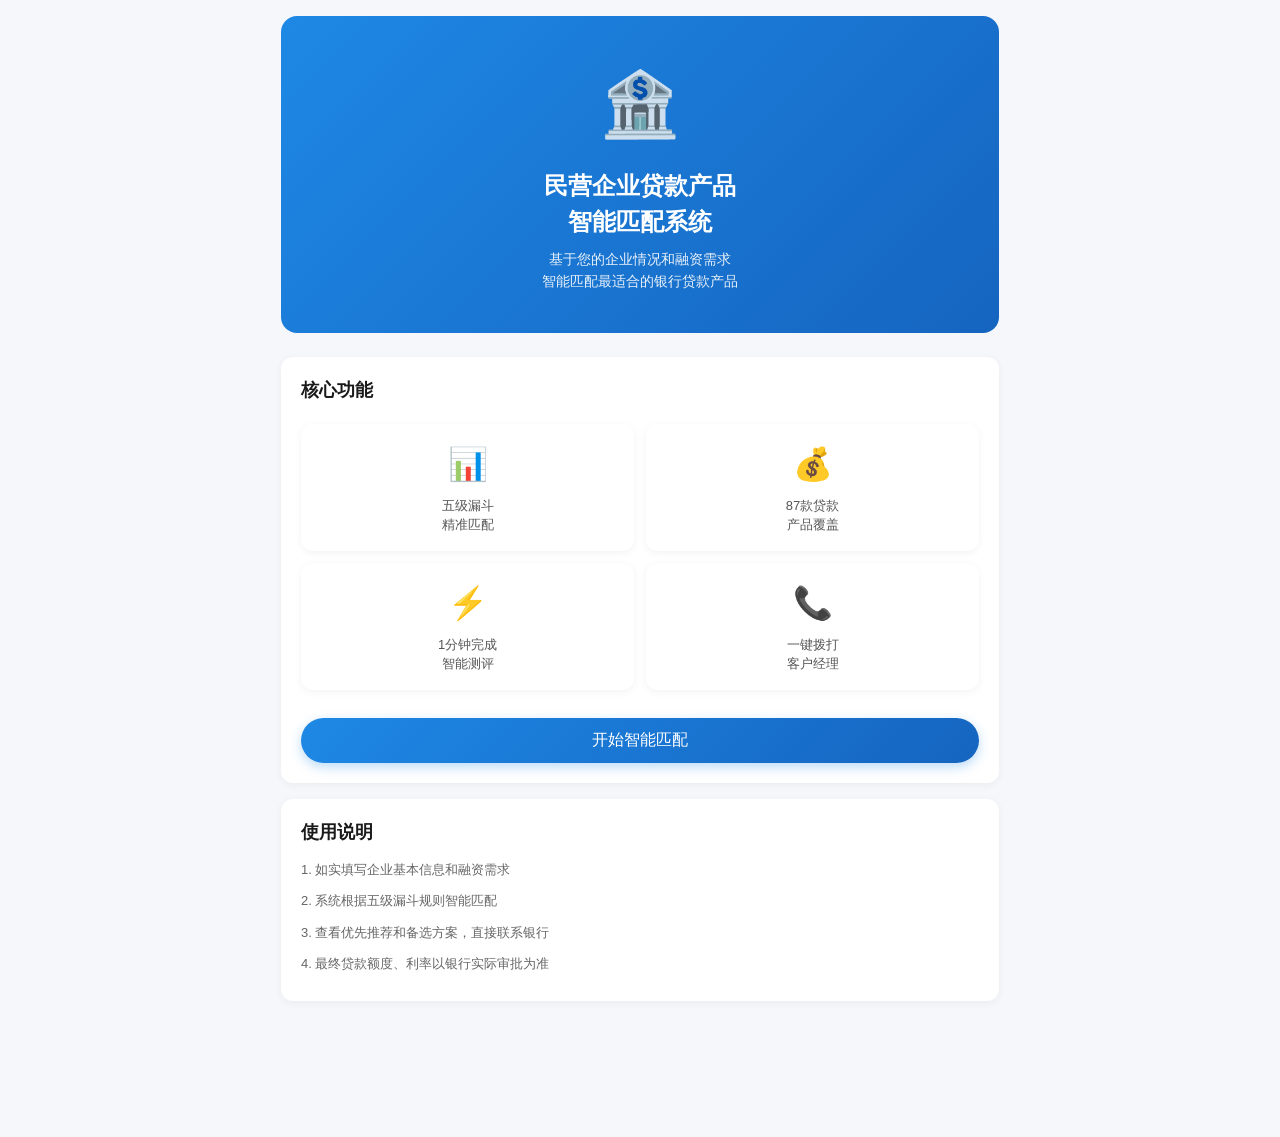
<file: index.html>
<!DOCTYPE html>
<html lang="zh-CN">
<head>
  <meta charset="UTF-8">
  <meta name="viewport" content="width=device-width, initial-scale=1.0, maximum-scale=1.0, user-scalable=no">
  <meta name="apple-mobile-web-app-capable" content="yes">
  <meta name="apple-mobile-web-app-status-bar-style" content="black-translucent">
  <title>黄石市民营企业贷款产品智能匹配系统</title>
  <link rel="stylesheet" href="css/style.css">
</head>
<body>
  <div class="container">
    <div class="hero">
      <div class="hero-icon">🏦</div>
      <div class="hero-title">民营企业贷款产品<br>智能匹配系统</div>
      <div class="hero-desc">基于您的企业情况和融资需求<br>智能匹配最适合的银行贷款产品</div>
    </div>

    <div class="card">
      <div class="title-md" style="margin-bottom: 16px;">核心功能</div>
      <div class="feature-list">
        <div class="feature-item">
          <div class="feature-icon">📊</div>
          <div class="feature-text">五级漏斗<br>精准匹配</div>
        </div>
        <div class="feature-item">
          <div class="feature-icon">💰</div>
          <div class="feature-text">87款贷款<br>产品覆盖</div>
        </div>
        <div class="feature-item">
          <div class="feature-icon">⚡</div>
          <div class="feature-text">1分钟完成<br>智能测评</div>
        </div>
        <div class="feature-item">
          <div class="feature-icon">📞</div>
          <div class="feature-text">一键拨打<br>客户经理</div>
        </div>
      </div>

      <div class="start-btn-wrap">
        <button class="btn-primary" onclick="startTest()">开始智能匹配</button>
      </div>
    </div>

    <div class="card">
      <div class="title-md" style="margin-bottom: 12px;">使用说明</div>
      <div class="tip-item" style="font-size: 13px; color: #666; line-height: 1.8; margin-bottom: 8px;">
        1. 如实填写企业基本信息和融资需求
      </div>
      <div class="tip-item" style="font-size: 13px; color: #666; line-height: 1.8; margin-bottom: 8px;">
        2. 系统根据五级漏斗规则智能匹配
      </div>
      <div class="tip-item" style="font-size: 13px; color: #666; line-height: 1.8; margin-bottom: 8px;">
        3. 查看优先推荐和备选方案，直接联系银行
      </div>
      <div class="tip-item" style="font-size: 13px; color: #666; line-height: 1.8;">
        4. 最终贷款额度、利率以银行实际审批为准
      </div>
    </div>
  </div>

  <script src="js/products.js"></script>
  <script src="js/matcher.js?v=20260917"></script>
  <script src="js/common.js"></script>
  <script src="js/github-db.js"></script>
  <script>
    // 页面加载时记录访问量
    document.addEventListener('DOMContentLoaded', function() {
      if (window.GitHubDB) {
        window.GitHubDB.addVisitor();
      }
    });

    function startTest() {
      Store.remove('formData');
      Store.remove('matchResult');
      window.location.href = 'questionnaire.html';
    }
  </script>
</body>
</html>
</file>
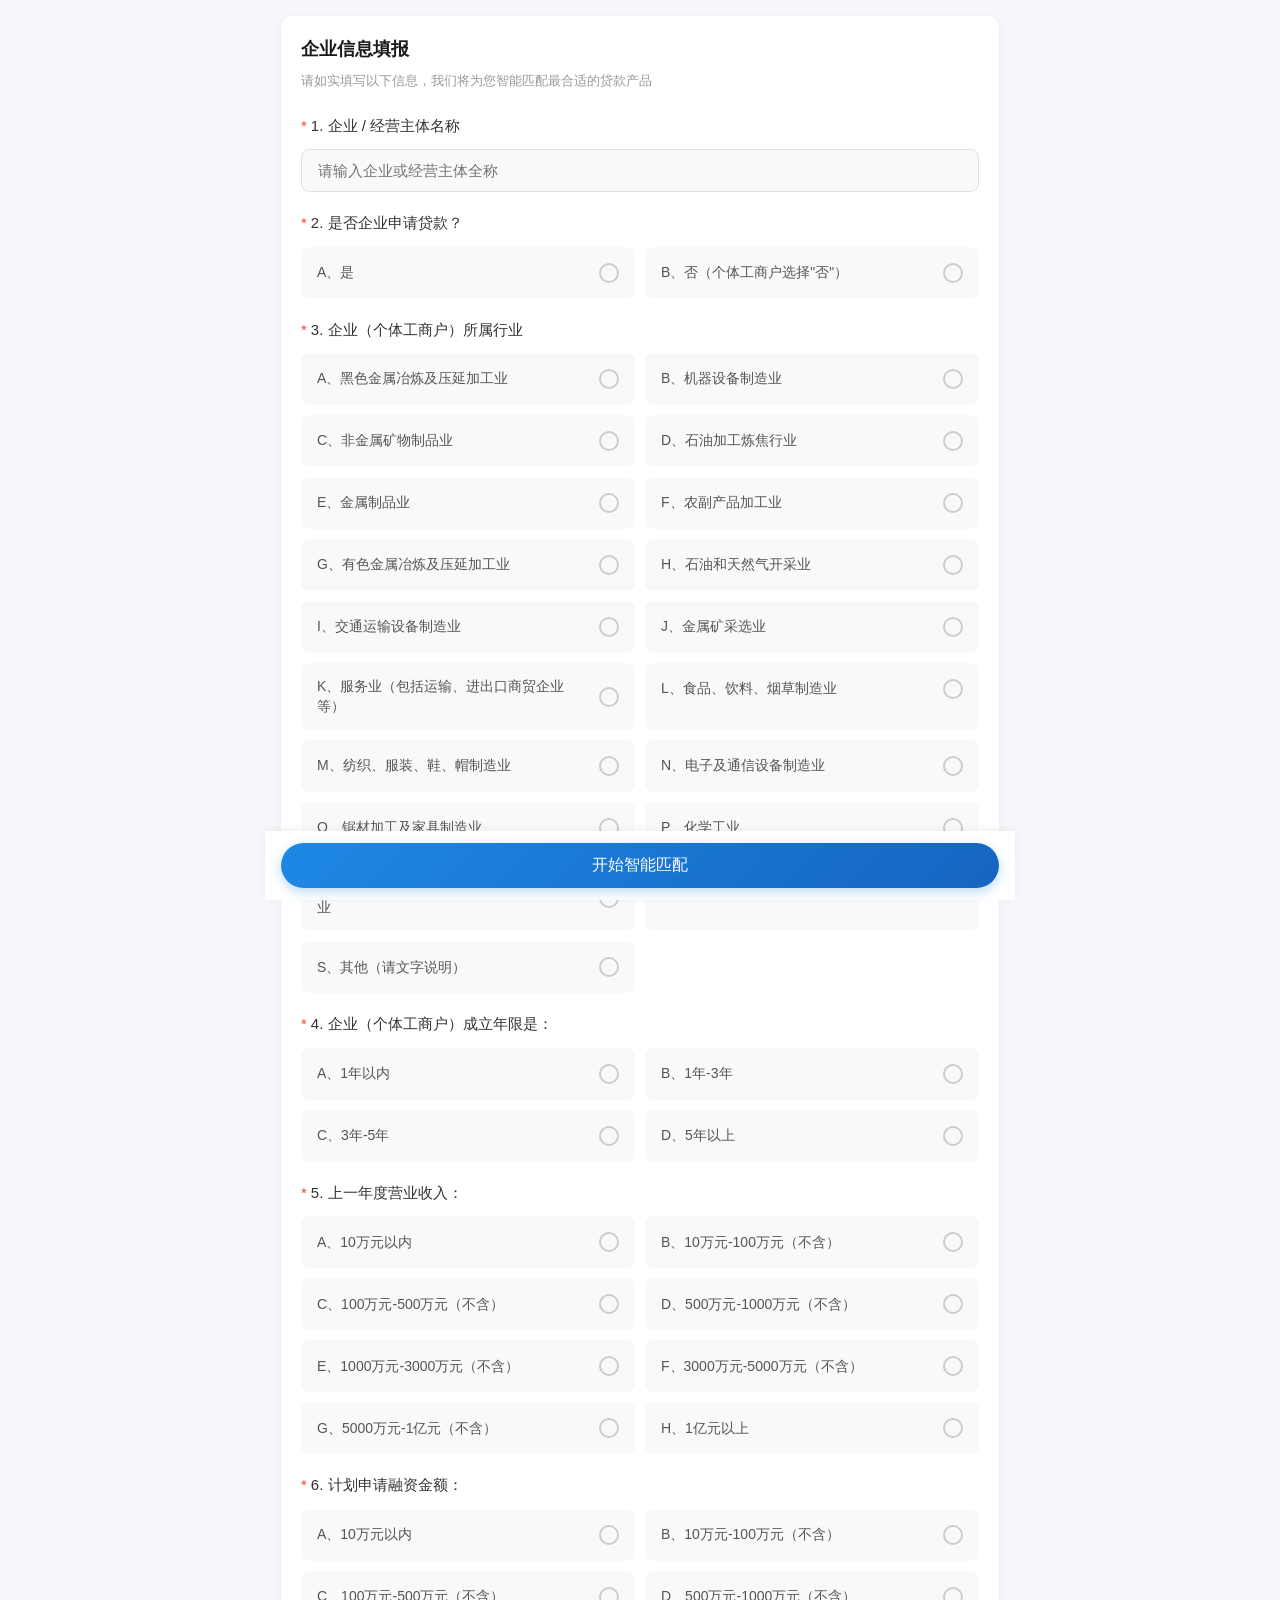
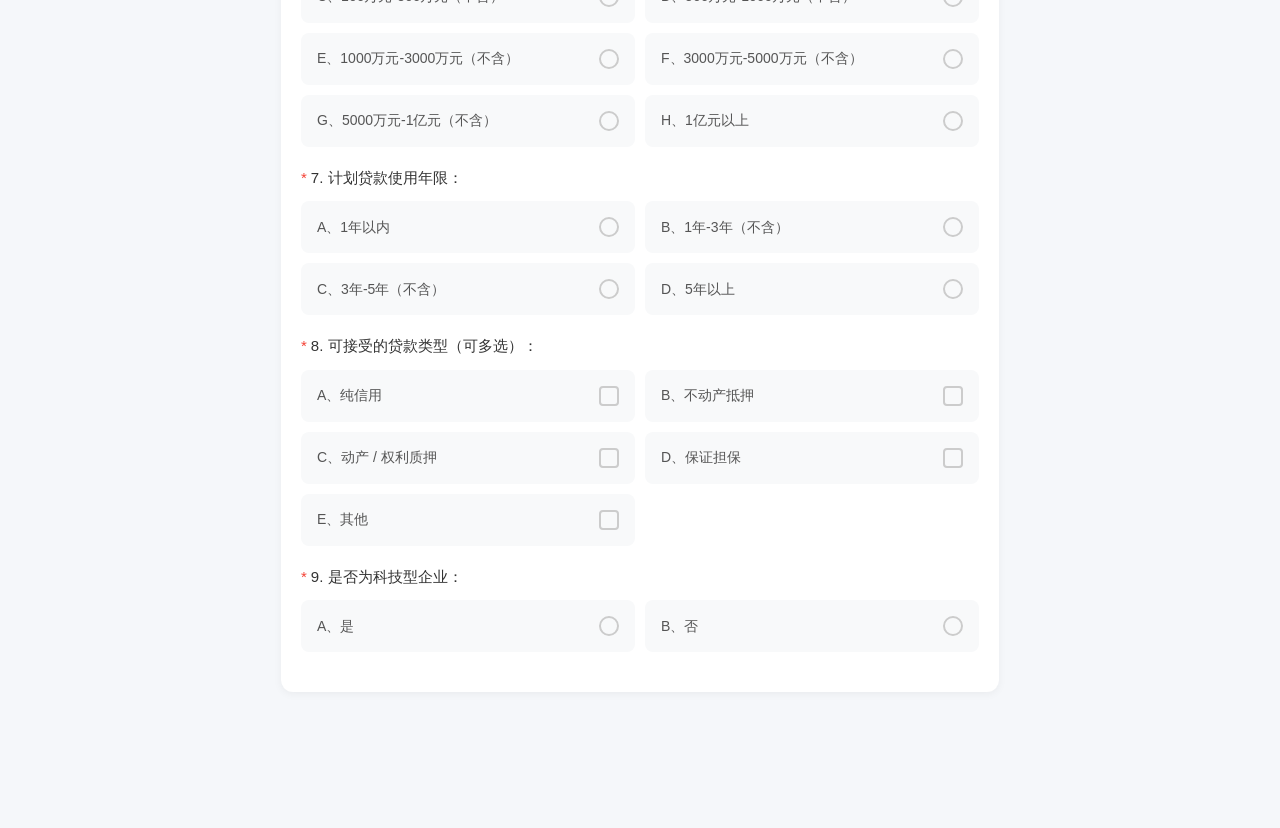
<file: questionnaire.html>
<!DOCTYPE html>
<html lang="zh-CN">
<head>
  <meta charset="UTF-8">
  <meta name="viewport" content="width=device-width, initial-scale=1.0, maximum-scale=1.0, user-scalable=no">
  <meta name="apple-mobile-web-app-capable" content="yes">
  <meta name="apple-mobile-web-app-status-bar-style" content="black-translucent">
  <title>填写问卷 - 贷款产品智能匹配</title>
  <link rel="stylesheet" href="css/style.css">
</head>
<body>
  <div class="container">
    <div class="card">
      <div class="title-md" style="margin-bottom: 8px;">企业信息填报</div>
      <div style="font-size: 13px; color: #999; margin-bottom: 24px;">请如实填写以下信息，我们将为您智能匹配最合适的贷款产品</div>

      <!-- 第1题：企业/经营主体名称（填空） -->
      <div class="form-item">
        <div class="form-label"><span class="required">*</span>1. 企业 / 经营主体名称</div>
        <input class="form-input" id="company_name" placeholder="请输入企业或经营主体全称" />
      </div>

      <!-- 第2题：是否企业申请贷款（单选） -->
      <div class="form-item">
        <div class="form-label"><span class="required">*</span>2. 是否企业申请贷款？</div>
        <div class="option-group" id="is_enterprise_group"></div>
      </div>

      <!-- 第3题：所属行业（单选+S项填空） -->
      <div class="form-item">
        <div class="form-label"><span class="required">*</span>3. 企业（个体工商户）所属行业</div>
        <div class="option-group" id="industry_group"></div>
        <div class="form-item" id="industry_other_wrap" style="display:none; margin-top:12px; margin-bottom:0;">
          <input class="form-input" id="industry_other" placeholder="请填写具体行业" />
        </div>
      </div>

      <!-- 第4题：成立年限（单选） -->
      <div class="form-item">
        <div class="form-label"><span class="required">*</span>4. 企业（个体工商户）成立年限是：</div>
        <div class="option-group" id="years_group"></div>
      </div>

      <!-- 第5题：上一年度营业收入（单选） -->
      <div class="form-item">
        <div class="form-label"><span class="required">*</span>5. 上一年度营业收入：</div>
        <div class="option-group" id="revenue_group"></div>
      </div>

      <!-- 第6题：计划申请融资金额（单选） -->
      <div class="form-item">
        <div class="form-label"><span class="required">*</span>6. 计划申请融资金额：</div>
        <div class="option-group" id="loan_amount_group"></div>
      </div>

      <!-- 第7题：计划贷款使用年限（单选） -->
      <div class="form-item">
        <div class="form-label"><span class="required">*</span>7. 计划贷款使用年限：</div>
        <div class="option-group" id="loan_term_group"></div>
      </div>

      <!-- 第8题：可接受的贷款类型（多选） -->
      <div class="form-item">
        <div class="form-label"><span class="required">*</span>8. 可接受的贷款类型（可多选）：</div>
        <div class="option-group" id="guarantee_types_group"></div>
        <div class="selected-hint" id="guarantee_hint" style="display:none;"></div>
      </div>

      <!-- 第9题：是否为科技型企业（单选） -->
      <div class="form-item">
        <div class="form-label"><span class="required">*</span>9. 是否为科技型企业：</div>
        <div class="option-group" id="is_tech_group"></div>
      </div>
    </div>
  </div>

  <!-- 底部按钮 -->
  <div class="bottom-nav">
    <div class="nav-right" style="flex:1; padding:0;">
      <button class="btn-primary" id="submit_btn" onclick="submitForm()">开始智能匹配</button>
    </div>
  </div>

  <script src="js/products.js"></script>
  <script src="js/matcher.js?v=20260917"></script>
  <script src="js/common.js"></script>
  <script src="js/github-db.js"></script>
  <script src="js/questionnaire.js"></script>
</body>
</html>
</file>
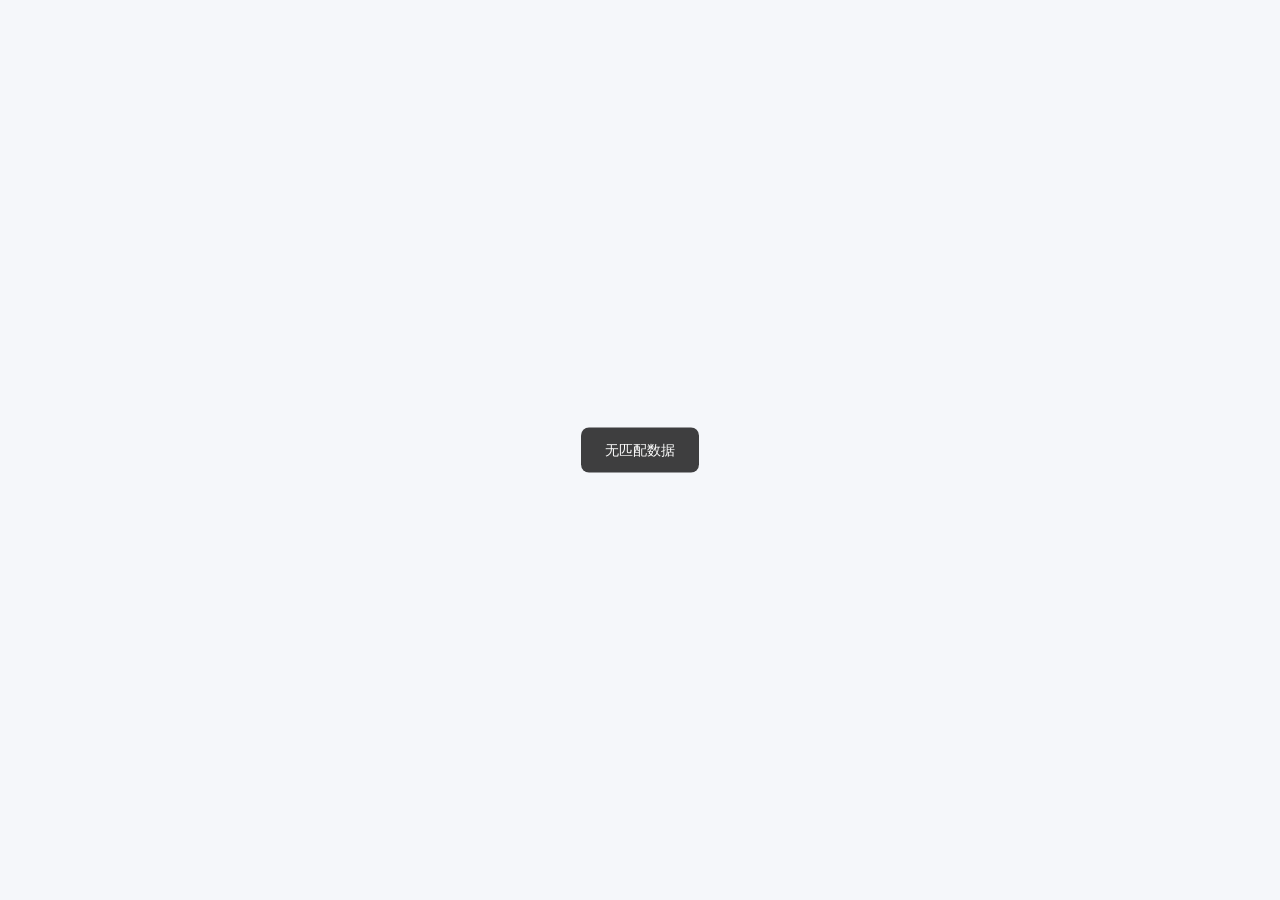
<file: result.html>
<!DOCTYPE html>
<html lang="zh-CN">
<head>
  <meta charset="UTF-8">
  <meta name="viewport" content="width=device-width, initial-scale=1.0, maximum-scale=1.0, user-scalable=no">
  <meta name="apple-mobile-web-app-capable" content="yes">
  <meta name="apple-mobile-web-app-status-bar-style" content="black-translucent">
  <title>匹配结果 - 贷款产品智能匹配</title>
  <link rel="stylesheet" href="css/style.css">
</head>
<body>
  <div class="container" id="result-container">
    <!-- 内容由JS渲染 -->
  </div>

  <script src="js/products.js"></script>
  <script src="js/matcher.js?v=20260917"></script>
  <script src="js/common.js"></script>
  <script src="js/github-db.js"></script>
  <script src="js/result.js"></script>
</body>
</html>
</file>
<file: css/style.css>
/* 全局样式 - H5贷款匹配系统 */
* {
  margin: 0;
  padding: 0;
  box-sizing: border-box;
  -webkit-tap-highlight-color: transparent;
}

html, body {
  font-family: -apple-system, BlinkMacSystemFont, "PingFang SC", "Helvetica Neue", Helvetica, "Microsoft YaHei", Arial, sans-serif;
  background: #f5f7fa;
  color: #333;
  font-size: 14px;
  line-height: 1.5;
  min-height: 100vh;
}

/* 容器 */
.container {
  max-width: 750px;
  margin: 0 auto;
  padding: 16px;
  padding-bottom: 120px;
  min-height: 100vh;
}

/* 卡片 */
.card {
  background: #fff;
  border-radius: 12px;
  padding: 20px;
  margin-bottom: 16px;
  box-shadow: 0 2px 8px rgba(0, 0, 0, 0.05);
}

/* 标题 */
.title-lg {
  font-size: 22px;
  font-weight: bold;
  color: #1a1a1a;
  margin-bottom: 8px;
}

.title-md {
  font-size: 18px;
  font-weight: 600;
  color: #1a1a1a;
}

/* 按钮 */
.btn-primary, .btn-secondary {
  display: inline-flex;
  align-items: center;
  justify-content: center;
  padding: 12px 28px;
  border-radius: 24px;
  font-size: 16px;
  font-weight: 500;
  border: none;
  cursor: pointer;
  transition: all 0.2s ease;
  text-decoration: none;
  width: 100%;
}

.btn-primary {
  background: linear-gradient(135deg, #1e88e5, #1565c0);
  color: #fff;
  box-shadow: 0 4px 12px rgba(30, 136, 229, 0.3);
}

.btn-primary:active {
  transform: scale(0.98);
  box-shadow: 0 2px 8px rgba(30, 136, 229, 0.3);
}

.btn-secondary {
  background: #f0f0f0;
  color: #555;
}

.btn-secondary:active {
  background: #e0e0e0;
}

/* 底部导航 */
.bottom-nav {
  display: flex;
  position: fixed;
  bottom: 0;
  left: 0;
  right: 0;
  max-width: 750px;
  margin: 0 auto;
  padding: 12px 16px;
  padding-bottom: calc(12px + env(safe-area-inset-bottom));
  background: #fff;
  box-shadow: 0 -2px 8px rgba(0, 0, 0, 0.05);
  z-index: 100;
}

.nav-left {
  flex: 1;
  padding-right: 8px;
}

.nav-right {
  flex: 1;
  padding-left: 8px;
}

/* 进度条 */
.progress-bar {
  display: flex;
  background: #fff;
  border-radius: 12px;
  padding: 20px 12px;
  margin-bottom: 16px;
  box-shadow: 0 2px 8px rgba(0, 0, 0, 0.05);
}

.progress-step {
  flex: 1;
  text-align: center;
  position: relative;
}

.step-circle {
  width: 32px;
  height: 32px;
  border-radius: 50%;
  background: #e0e0e0;
  color: #fff;
  display: flex;
  align-items: center;
  justify-content: center;
  margin: 0 auto 8px;
  font-size: 14px;
  font-weight: bold;
}

.progress-step.active .step-circle {
  background: linear-gradient(135deg, #1e88e5, #1565c0);
  box-shadow: 0 2px 8px rgba(30, 136, 229, 0.4);
}

.progress-step.done .step-circle {
  background: #4caf50;
}

.step-line {
  position: absolute;
  top: 14px;
  left: 50%;
  width: 100%;
  height: 3px;
  background: #e0e0e0;
}

.progress-step.done .step-line {
  background: #4caf50;
}

.step-text {
  font-size: 12px;
  color: #999;
}

.progress-step.active .step-text,
.progress-step.done .step-text {
  color: #1e88e5;
  font-weight: 500;
}

/* 表单 */
.form-item {
  margin-bottom: 20px;
}

.form-label {
  display: flex;
  align-items: center;
  font-size: 15px;
  color: #333;
  font-weight: 500;
  margin-bottom: 12px;
}

.required {
  color: #f44336;
  margin-right: 4px;
}

.form-input {
  width: 100%;
  padding: 12px 16px;
  background: #f8f9fa;
  border: 1px solid #e0e0e0;
  border-radius: 8px;
  font-size: 15px;
  color: #333;
  outline: none;
  transition: border-color 0.2s;
}

.form-input:focus {
  border-color: #1e88e5;
  background: #fff;
}

/* 选项组 */
.option-group {
  display: flex;
  flex-wrap: wrap;
  gap: 10px;
}

.option-item {
  flex: 0 0 calc(50% - 5px);
  box-sizing: border-box;
  background: #f8f9fa;
  border-radius: 8px;
  border: 2px solid transparent;
  transition: all 0.2s ease;
  overflow: hidden;
  cursor: pointer;
}

.option-content {
  display: flex;
  align-items: center;
  justify-content: space-between;
  padding: 12px 14px;
  min-height: 48px;
}

.option-text {
  flex: 1;
  font-size: 14px;
  line-height: 1.4;
  word-break: break-all;
  padding-right: 6px;
  color: #555;
}

.option-radio, .option-checkbox {
  width: 20px;
  height: 20px;
  border-radius: 50%;
  background: #1e88e5;
  color: #fff;
  display: flex;
  align-items: center;
  justify-content: center;
  font-size: 12px;
  font-weight: bold;
  margin-left: 10px;
  flex-shrink: 0;
}

.option-checkbox {
  border-radius: 4px;
}

.option-item:not(.active) .option-radio,
.option-item:not(.active) .option-checkbox {
  background: transparent;
  border: 2px solid #ccc;
  color: transparent;
}

.option-item.active {
  background: #e3f2fd;
  border-color: #1976d2;
}

.option-item.active .option-text {
  color: #1565c0;
  font-weight: 500;
}

.option-item:active {
  transform: scale(0.98);
}

.selected-hint {
  margin-top: 10px;
  font-size: 13px;
  color: #1976d2;
  background: #e3f2fd;
  display: inline-block;
  padding: 4px 14px;
  border-radius: 20px;
}

/* 首页 */
.hero {
  text-align: center;
  padding: 40px 20px;
  background: linear-gradient(135deg, #1e88e5, #1565c0);
  color: #fff;
  border-radius: 16px;
  margin-bottom: 24px;
}

.hero-icon {
  font-size: 64px;
  margin-bottom: 16px;
}

.hero-title {
  font-size: 24px;
  font-weight: bold;
  margin-bottom: 8px;
}

.hero-desc {
  font-size: 14px;
  opacity: 0.9;
  line-height: 1.6;
}

.feature-list {
  display: flex;
  flex-wrap: wrap;
  gap: 12px;
  margin-top: 20px;
}

.feature-item {
  flex: 0 0 calc(50% - 6px);
  background: #fff;
  border-radius: 12px;
  padding: 16px;
  text-align: center;
  box-shadow: 0 2px 8px rgba(0, 0, 0, 0.05);
}

.feature-icon {
  font-size: 32px;
  margin-bottom: 8px;
}

.feature-text {
  font-size: 13px;
  color: #555;
}

.start-btn-wrap {
  margin-top: 28px;
}

/* 结果页 */
.summary-card {
  background: linear-gradient(135deg, #fff8e1, #ffecb3);
}

.summary-title {
  font-size: 16px;
  font-weight: 600;
  color: #f57c00;
  margin-bottom: 16px;
}

.summary-grid {
  display: flex;
  flex-wrap: wrap;
  gap: 12px;
}

.summary-item {
  flex: 0 0 calc(50% - 6px);
}

.summary-label {
  font-size: 12px;
  color: #999;
  margin-bottom: 4px;
}

.summary-value {
  font-size: 14px;
  color: #333;
  font-weight: 500;
}

.summary-value.highlight {
  color: #e65100;
  font-size: 16px;
  font-weight: bold;
}

.qual-tags {
  display: flex;
  flex-wrap: wrap;
  gap: 8px;
  margin-top: 12px;
}

.tag {
  padding: 4px 12px;
  border-radius: 12px;
  font-size: 12px;
  display: inline-block;
}

.tag-purple {
  background: #f3e5f5;
  color: #7b1fa2;
}

.tag-blue {
  background: #e3f2fd;
  color: #1565c0;
}

.tag-green {
  background: #e8f5e9;
  color: #2e7d32;
}

/* 匹配统计 */
.match-stats {
  display: flex;
  background: #fff;
  border-radius: 12px;
  padding: 20px;
  margin-bottom: 16px;
  box-shadow: 0 2px 8px rgba(0, 0, 0, 0.05);
}

.stat-item {
  flex: 1;
  text-align: center;
}

.stat-num {
  font-size: 28px;
  font-weight: bold;
  color: #1e88e5;
  margin-bottom: 4px;
}

.stat-label {
  font-size: 13px;
  color: #666;
}

.stat-divider {
  width: 1px;
  background: #eee;
  margin: 0 10px;
}

/* 章节 */
.section {
  margin-bottom: 16px;
}

.section-header {
  display: flex;
  align-items: baseline;
  justify-content: space-between;
  margin-bottom: 12px;
  padding: 0 4px;
}

.section-title {
  font-size: 17px;
  font-weight: 600;
  color: #1a1a1a;
}

.section-desc {
  font-size: 12px;
  color: #999;
}

/* 产品卡片 - 优先推荐 */
.product-card {
  background: #fff;
  border-radius: 12px;
  margin-bottom: 14px;
  box-shadow: 0 2px 8px rgba(0, 0, 0, 0.05);
  overflow: hidden;
}

.product-header {
  display: flex;
  align-items: center;
  padding: 16px;
  background: linear-gradient(135deg, #e3f2fd, #bbdefb);
}

.product-rank {
  width: 32px;
  height: 32px;
  border-radius: 50%;
  background: #1e88e5;
  color: #fff;
  display: flex;
  align-items: center;
  justify-content: center;
  font-size: 15px;
  font-weight: bold;
  margin-right: 12px;
  flex-shrink: 0;
}

.product-basic {
  flex: 1;
  min-width: 0;
}

.product-name {
  font-size: 16px;
  font-weight: 600;
  color: #1a1a1a;
  margin-bottom: 4px;
}

.product-bank {
  font-size: 13px;
  color: #666;
}

.product-body {
  padding: 16px;
}

.product-attrs {
  display: flex;
  flex-wrap: wrap;
  gap: 12px;
  margin-bottom: 14px;
}

.attr-item {
  flex: 0 0 calc(50% - 6px);
}

.attr-label {
  font-size: 12px;
  color: #999;
  margin-bottom: 4px;
}

.attr-value {
  font-size: 14px;
  color: #333;
  font-weight: 500;
}

.attr-value.rate {
  color: #e65100;
  font-weight: bold;
}

.product-reason {
  background: #f5f5f5;
  border-radius: 8px;
  padding: 12px;
  margin-bottom: 12px;
}

.reason-label {
  font-size: 12px;
  color: #666;
  margin-bottom: 6px;
}

.reason-text {
  font-size: 13px;
  color: #333;
  line-height: 1.5;
}

.product-features {
  display: flex;
  flex-wrap: wrap;
  gap: 8px;
  margin-bottom: 14px;
}

.product-contact {
  display: flex;
  align-items: flex-start;
  padding-top: 14px;
  border-top: 1px solid #f0f0f0;
}

.contact-label {
  font-size: 13px;
  color: #666;
  width: 70px;
  flex-shrink: 0;
  padding-top: 2px;
}

.contact-info {
  flex: 1;
  display: flex;
  flex-direction: column;
}

.contact-name {
  font-size: 14px;
  color: #333;
  margin-bottom: 6px;
}

.contact-phones {
  display: flex;
  flex-wrap: wrap;
  gap: 8px;
}

.contact-phone {
  font-size: 14px;
  color: #1e88e5;
  font-weight: 500;
  padding: 4px 12px;
  background: #e3f2fd;
  border-radius: 6px;
  text-decoration: none;
}

.product-actions {
  display: flex;
  border-top: 1px solid #f0f0f0;
}

.action-btn {
  flex: 1;
  padding: 14px;
  text-align: center;
  font-size: 14px;
  font-weight: 500;
  cursor: pointer;
  transition: background 0.2s;
  text-decoration: none;
  color: inherit;
}

.action-btn:active {
  background: #f5f5f5;
}

.action-call {
  color: #1e88e5;
  border-right: 1px solid #f0f0f0;
}

.action-copy {
  color: #4caf50;
}

/* 备选卡片 */
.backup-card {
  background: #fff;
  border-radius: 12px;
  padding: 14px 16px;
  margin-bottom: 10px;
  box-shadow: 0 2px 8px rgba(0, 0, 0, 0.05);
}

.backup-header {
  margin-bottom: 10px;
}

.backup-name {
  font-size: 15px;
  font-weight: 600;
  color: #1a1a1a;
  margin-bottom: 4px;
}

.backup-bank {
  font-size: 12px;
  color: #888;
}

.backup-info {
  display: flex;
  flex-wrap: wrap;
  gap: 10px;
  font-size: 13px;
  color: #555;
  margin-bottom: 10px;
}

.backup-info .rate {
  color: #e65100;
  font-weight: 500;
}

.backup-contact {
  display: flex;
  align-items: center;
  flex-wrap: wrap;
  padding-top: 10px;
  border-top: 1px solid #f5f5f5;
}

.backup-contact .contact-text {
  font-size: 13px;
  color: #666;
  margin-right: 8px;
}

.call-btn {
  font-size: 13px;
  color: #1e88e5;
  padding: 4px 14px;
  background: #e3f2fd;
  border-radius: 16px;
  margin-right: 8px;
  margin-bottom: 4px;
  text-decoration: none;
}

/* 无结果 */
.no-result {
  text-align: center;
  padding: 60px 20px;
}

.no-result-icon {
  font-size: 64px;
  margin-bottom: 16px;
}

.no-result-title {
  font-size: 18px;
  font-weight: 600;
  color: #333;
  margin-bottom: 8px;
}

.no-result-desc {
  font-size: 14px;
  color: #888;
}

/* 温馨提示 */
.tips-card {
  background: #fff;
  border-radius: 12px;
  padding: 16px;
  margin-bottom: 16px;
  box-shadow: 0 2px 8px rgba(0, 0, 0, 0.05);
}

.tips-title {
  font-size: 15px;
  font-weight: 600;
  color: #f57c00;
  margin-bottom: 12px;
}

.tip-item {
  font-size: 13px;
  color: #555;
  line-height: 1.7;
  margin-bottom: 6px;
}

/* 底部操作 */
.bottom-actions {
  display: flex;
  gap: 10px;
}

.bottom-actions .btn-primary,
.bottom-actions .btn-secondary {
  flex: 1;
  padding: 12px 16px;
  font-size: 15px;
}

/* Toast */
.toast {
  position: fixed;
  top: 50%;
  left: 50%;
  transform: translate(-50%, -50%);
  background: rgba(0, 0, 0, 0.75);
  color: #fff;
  padding: 12px 24px;
  border-radius: 8px;
  font-size: 14px;
  z-index: 9999;
  opacity: 0;
  transition: opacity 0.3s;
  pointer-events: none;
  max-width: 80%;
  text-align: center;
}

.toast.show {
  opacity: 1;
}
</file>
